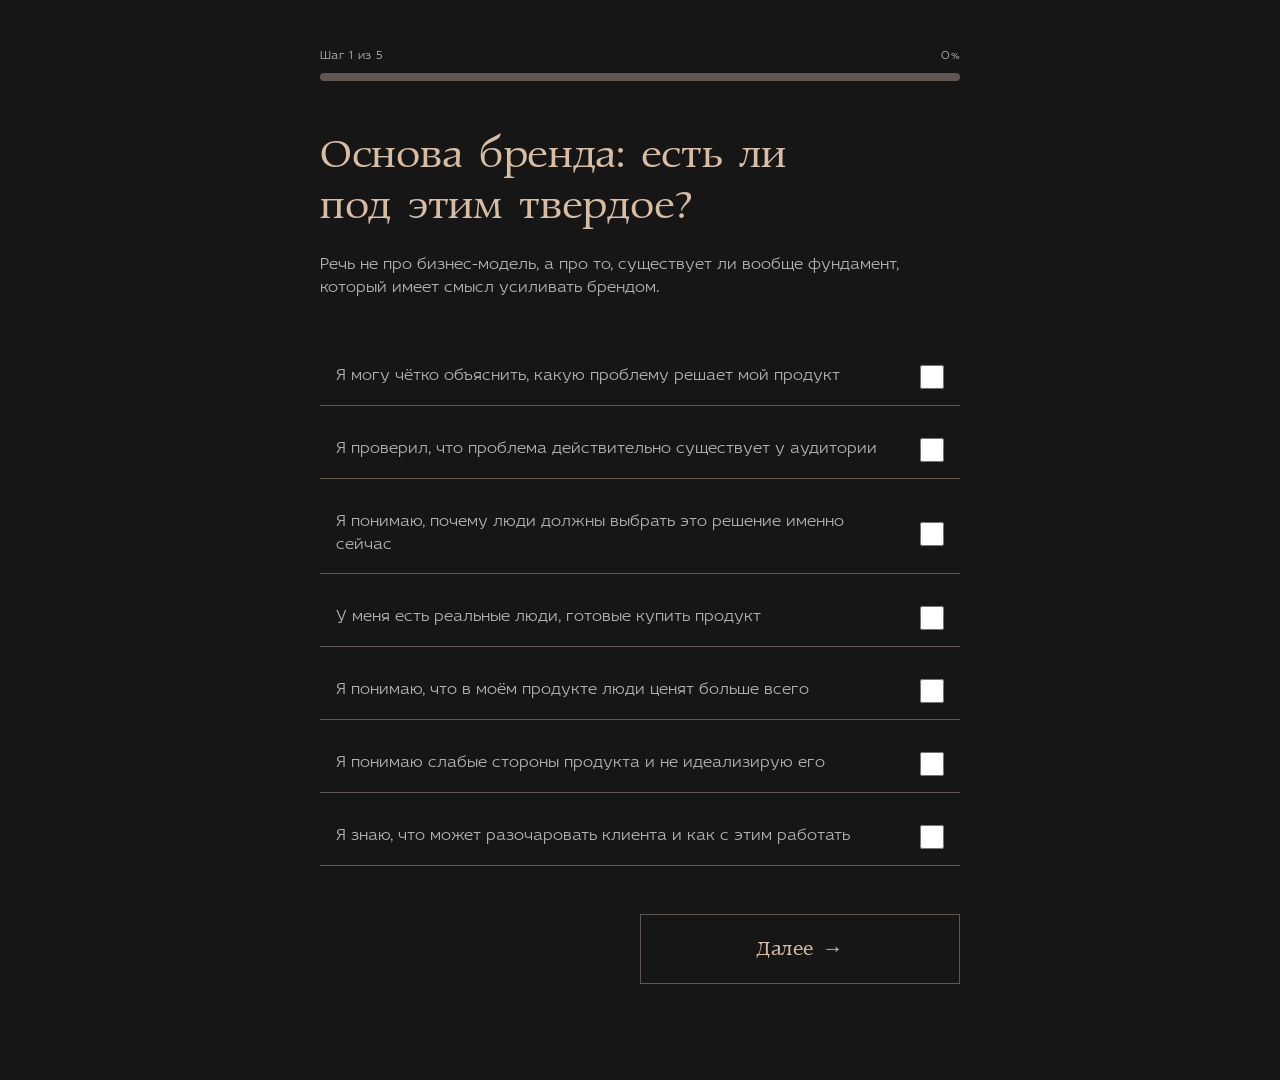
<file: index.html>
<!DOCTYPE html>
<html lang="ru">
<head>
    <meta charset="UTF-8">
    <meta name="viewport" content="width=device-width, initial-scale=1.0">
    <title>Тест запуска бренда</title>
    <link rel="stylesheet" type="text/css" href="style.css">
    <link rel="stylesheet" type="text/css" href="print.css" media="print">
</head>
<body>
    <div class="container" id="main-container">
    </div>

    <script src="questionsgemini.js"></script>

    <script>
        let currentStep = 0;
        let answers = {}; 
        const containerDiv = document.getElementById('main-container');

        // Утилита для безопасного рендеринга текста (защита от XSS)
        function escapeHTML(str) {
            if (!str) return '';
            return str.replace(/[&<>'"]/g, tag => ({
                '&': '&amp;', '<': '&lt;', '>': '&gt;', "'": '&#39;', '"': '&quot;'
            }[tag]));
        }

        // Проверка наличия данных перед стартом
        document.addEventListener('DOMContentLoaded', () => {
            if (typeof surveyData === 'undefined' || !surveyData || !surveyData.sections) {
                containerDiv.innerHTML = `
                    <div class="error-box">
                        <h3>Критическая ошибка</h3>
                        <p>Файл вопросов не&nbsp;найден или&nbsp;содержит ошибки.</p>
                        <p>Убедитесь, что&nbsp;файл данных скачан и&nbsp;находится в&nbsp;одной папке с&nbsp;этим HTML-документом.</p>
                    </div>
                `;
                return;
            }
            startQuiz();
        });

        function startQuiz() {
            currentStep = 0;
            renderStep();
        }

        function toggleCheck(id) {
            const cb = document.getElementById(id);
            const label = document.getElementById('label_' + id);
            answers[id] = cb.checked;
            if (cb.checked) {
                label.classList.add('checked');
            } else {
                label.classList.remove('checked');
            }
        }

        function renderStep() {
            if (currentStep >= surveyData.sections.length) {
                renderResults();
                return;
            }

            const sec = surveyData.sections[currentStep];
            const progressPercent = Math.round((currentStep / surveyData.sections.length) * 100);
            
            let html = `
                <div class="header">
                    <div class="progress-labels flex-wrapper-horizontal">
                        <span>Шаг ${currentStep + 1} из ${surveyData.sections.length}</span>
                        <span>${progressPercent}%</span>
                    </div>
                    <div class="progress-track">
                        <div class="progress-fill" style="width: ${progressPercent}%"></div>
                    </div>
                    <h2 class="section-title">${escapeHTML(sec.title)}</h2>
                    ${sec.description && sec.description !== '<br>' ? `<p class="section-description">${sec.description}</p>` : ''}
                </div>
                <div class="card">
            `;

            sec.questions.forEach((q) => {
                const isChecked = answers[q.id] ? 'checked' : '';
                const checkedClass = answers[q.id] ? 'checked' : '';
                
                // Текст вопроса рендерится через innerHTML, так как конструктор использует WYSIWYG
                html += `
                    <div class="question-block">
                        <label id="label_${q.id}" class="custom-checkbox-label ${checkedClass}">
                            <div class="q-container">
                                <p class="q-text">${q.text}</p>
                                ${q.note && q.note !== '<br>' ? `<p class="q-note">${q.note}</p>` : ''}
                            </div>
                            <input type="checkbox" id="${q.id}" ${isChecked} onchange="toggleCheck('${q.id}')">
                        </label>
                    </div>
                `;
            });

            const btnText = currentStep === surveyData.sections.length - 1 ? "Узнать результаты →" : "Далее →";
            html += `
                </div>
                <button class="btn-next" onclick="nextStep()">${escapeHTML(btnText)}</button>
            `;

            // Обновляем DOM
            containerDiv.innerHTML = html;

            // Скролл наверх ===
            setTimeout(() => {
                window.scrollTo({
                    top: 0,
                    behavior: 'smooth'
                });
            }, 100); 
        }

        function nextStep() {
            const sec = surveyData.sections[currentStep];
            sec.questions.forEach(q => {
                const cb = document.getElementById(q.id);
                if(cb) answers[q.id] = cb.checked;
            });
            currentStep++;
            renderStep();
        }

        function renderResults() {
            let html = `
                <div class="header">
                    <h3>Результаты теста</h2>
                    <h2>«Готовы ли вы к&nbsp;запуску бренда»</h2>
                </div>
                <div class="card" id="results-card">
            `;

            surveyData.sections.forEach(sec => {
                let sectionYesCount = 0;
                html += `<div class="result-section-box"><h3 class="section-title">${escapeHTML(sec.title)}</h3>`;
                
                sec.questions.forEach(q => {
                    const isYes = answers[q.id] === true;
                    if (isYes) sectionYesCount++;
                    
                    // Визуально понятный индикатор вместо disabled checkbox
                    const checkIcon = isYes ? '<span class="result-check check-yes">✓</span>' : '<span class="result-check check-no"></span>';
                    
                    html += `
                        <div class="result-question">
                            ${checkIcon}
                            <p>${q.text}</p>
                        </div>
                    `;
                });

                // Безопасная проверка диапазонов
                if (!sec.ranges || sec.ranges.length === 0) {
                    html += `<p class="result-sec-text">Результаты не настроены</p>`;
                } else {
                    const sRange = sec.ranges.find(r => sectionYesCount >= r.min && sectionYesCount <= r.max);
                    if (sRange && sRange.text && sRange.text !== '<br>') {
                        const rangeClass = sRange.name ? ' ' + sRange.name : '';
                        html += `
                            <p class="result-sec-text${rangeClass}">
                                <strong>Результат по разделу:</strong><br>
                                ${sRange.text}
                            </p>
                        `;
                    }
                }

                html += `</div>`;
            });
            
            html += `</div>`; // Закрытие card ответов

            html += `
                <div class="ad-slot">
                    <p>Место для рекламного баннера 720px</p>
                </div>
            `;

            html += `<button class="btn-print" onclick="window.print()">Скачать результаты (PDF)</button>`;

            // Обновляем DOM
            containerDiv.innerHTML = html;


            // Скролл наверх ===
            setTimeout(() => {
                window.scrollTo({
                    top: 0,
                    behavior: 'smooth'
                });
            }, 100); 
        }
    </script>
</body>
</html>
</file>
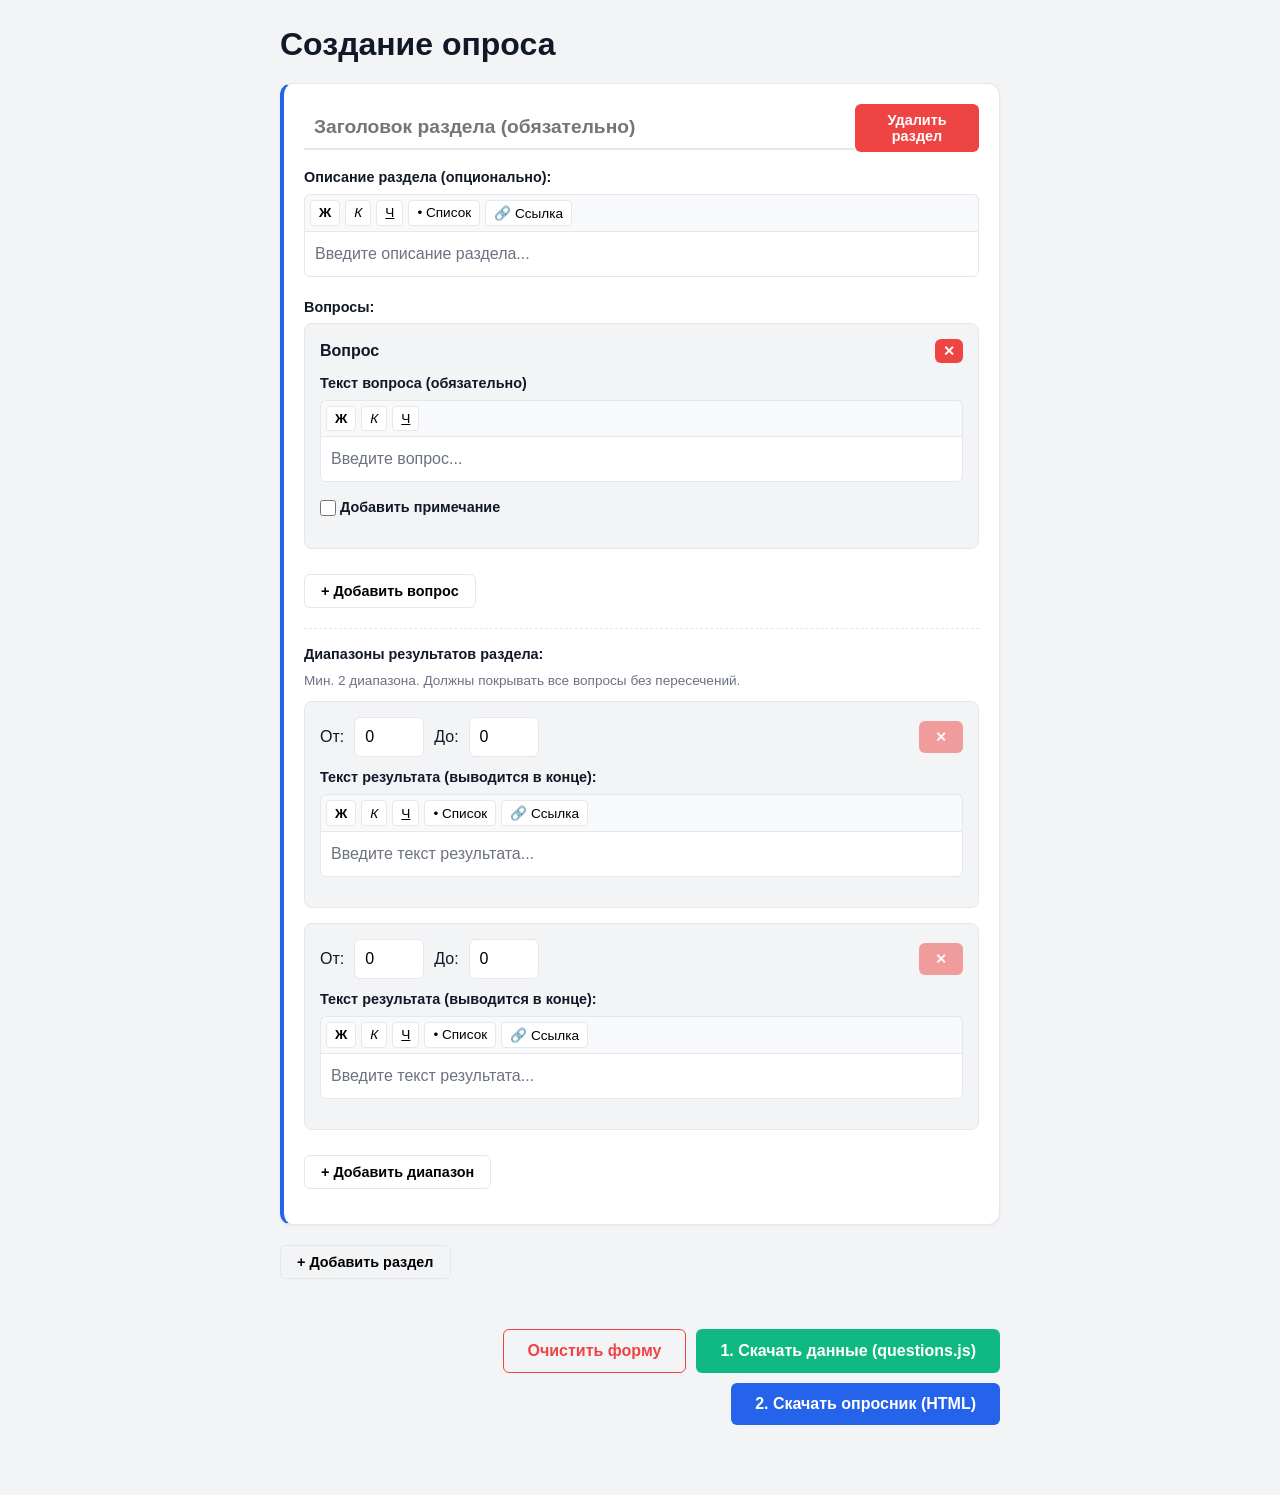
<file: Main.html>
<!DOCTYPE html>
<html lang="ru">
<head>
    <meta charset="UTF-8">
    <meta name="viewport" content="width=device-width, initial-scale=1.0">
    <title>Генератор Опросников (Модульная архитектура)</title>
    <style>
        /* --- СТИЛИ КОНСТРУКТОРА --- */
        :root {
            --primary: #2563eb;
            --primary-hover: #1d4ed8;
            --bg: #f3f4f6;
            --card-bg: #ffffff;
            --border: #e5e7eb;
            --text: #111827;
            --text-light: #6b7280;
            --danger: #ef4444;
            --success: #10b981;
        }

        * { box-sizing: border-box; margin: 0; padding: 0; font-family: -apple-system, BlinkMacSystemFont, "Segoe UI", Roboto, Helvetica, Arial, sans-serif; }

        body { background-color: var(--bg); color: var(--text); padding: 20px; line-height: 1.5; }
        .container { max-width: 720px; margin: 0 auto; }
        h1, h2, h3 { margin-bottom: 15px; }
        .hidden { display: none !important; }

        .card { background-color: var(--card-bg); border: 1px solid var(--border); border-radius: 12px; padding: 20px; margin-bottom: 20px; box-shadow: 0 1px 3px rgba(0,0,0,0.05); }
        .section-card { border-left: 4px solid var(--primary); }
        .nested-card { background-color: var(--bg); border: 1px solid var(--border); border-radius: 8px; padding: 15px; margin-bottom: 15px; }

        .form-group { margin-bottom: 15px; }
        .form-group label { display: block; font-weight: 600; margin-bottom: 5px; font-size: 0.9rem; }
        
        input[type="text"], input[type="number"] { width: 100%; padding: 10px; border: 1px solid var(--border); border-radius: 6px; font-size: 1rem; }
        input[type="checkbox"] { cursor: pointer; accent-color: var(--primary); width: 16px; height: 16px; vertical-align: middle; }
        .checkbox-label { display: inline-flex; align-items: center; gap: 8px; font-weight: normal; cursor: pointer; }
        
        input:focus { outline: none; border-color: var(--primary); }

        .flex { display: flex; gap: 10px; align-items: center; }
        .flex-between { display: flex; justify-content: space-between; align-items: center; }
        .mb-10 { margin-bottom: 10px; }
        .mb-20 { margin-bottom: 20px; }
        .mt-10 { margin-top: 10px; }
        .mt-20 { margin-top: 20px; }

        /* Кнопки */
        .btn { padding: 8px 16px; border: none; border-radius: 6px; cursor: pointer; font-weight: 600; transition: 0.2s; font-size: 0.9rem; }
        .btn-primary { background-color: var(--primary); color: white; }
        .btn-primary:hover { background-color: var(--primary-hover); }
        .btn-success { background-color: var(--success); color: white; }
        .btn-success:hover { background-color: #059669; }
        .btn-outline { background-color: transparent; border: 1px solid var(--border); }
        .btn-outline:hover { background-color: var(--bg); }
        .btn-danger { background-color: var(--danger); color: white; }
        .btn-danger:disabled { opacity: 0.5; cursor: not-allowed; }
        
        /* WYSIWYG Редактор */
        .editor-toolbar { display: flex; flex-wrap: wrap; gap: 5px; padding: 5px; background: #f8f9fa; border: 1px solid var(--border); border-bottom: none; border-radius: 6px 6px 0 0; }
        .editor-btn { background: white; border: 1px solid var(--border); padding: 4px 8px; border-radius: 4px; cursor: pointer; font-size: 0.85rem; }
        .editor-btn:hover { background: #e5e7eb; }
        .editor-content { border: 1px solid var(--border); border-radius: 0 0 6px 6px; padding: 10px; min-height: 40px; background: white; outline: none; }
        .editor-content[data-placeholder]:empty:before { content: attr(data-placeholder); color: var(--text-light); pointer-events: none; }
        ul, ol { margin-left: 20px; }

        /* Футер */
        .form-actions { display: flex; flex-wrap: wrap; justify-content: flex-end; gap: 10px; margin-top: 30px; margin-bottom: 50px; }
        .form-actions .btn { font-size: 1rem; padding: 12px 24px; }
    </style>
</head>
<body>

<div class="container" id="builder-container">
    <h1>Создание опроса</h1>

    <div id="builder-form">
        <div id="sections-container"></div>
        <button class="btn btn-outline mb-20" onclick="addSection()">+ Добавить раздел</button>
    </div>

    <div class="form-actions">
        <button class="btn btn-outline" style="color: var(--danger); border-color: var(--danger);" onclick="clearFormConfirm()">Очистить форму</button>
        <button class="btn btn-success" onclick="downloadJS()">1. Скачать данные (questions.js)</button>
        <button class="btn btn-primary" onclick="downloadHTML()">2. Скачать опросник (HTML)</button>
    </div>
</div>

<script>
    // --- ЛОГИКА КОНСТРУКТОРА ---
    const generateId = () => 'id_' + Math.random().toString(36).substr(2, 9);

    function execCmd(command, value = null) {
        document.execCommand(command, false, value);
    }

    function insertLink() {
        const url = prompt("Введите URL ссылки:", "https://");
        if (url) execCmd('createLink', url);
    }

    function getBasicWysiwygHTML(id, placeholder) {
        return `
            <div class="editor-toolbar">
                <button type="button" class="editor-btn" onmousedown="event.preventDefault(); execCmd('bold')"><b>Ж</b></button>
                <button type="button" class="editor-btn" onmousedown="event.preventDefault(); execCmd('italic')"><i>К</i></button>
                <button type="button" class="editor-btn" onmousedown="event.preventDefault(); execCmd('underline')"><u>Ч</u></button>
            </div>
            <div id="${id}" class="editor-content req-html" contenteditable="true" data-placeholder="${placeholder}"></div>
        `;
    }

    function getExtendedWysiwygHTML(id, placeholder) {
        return `
            <div class="editor-toolbar">
                <button type="button" class="editor-btn" onmousedown="event.preventDefault(); execCmd('bold')"><b>Ж</b></button>
                <button type="button" class="editor-btn" onmousedown="event.preventDefault(); execCmd('italic')"><i>К</i></button>
                <button type="button" class="editor-btn" onmousedown="event.preventDefault(); execCmd('underline')"><u>Ч</u></button>
                <button type="button" class="editor-btn" onmousedown="event.preventDefault(); execCmd('insertUnorderedList')">• Список</button>
                <button type="button" class="editor-btn" onmousedown="event.preventDefault(); insertLink()">🔗 Ссылка</button>
            </div>
            <div id="${id}" class="editor-content req-html" contenteditable="true" data-placeholder="${placeholder}"></div>
        `;
    }

    // Надежная инициализация после загрузки DOM
    document.addEventListener('DOMContentLoaded', () => {
        initDefaultState();
    });

    function initDefaultState() {
        console.log('Builder initialized');
        const container = document.getElementById('sections-container');
        if (container) {
            container.innerHTML = '';
            addSection();
        } else {
            console.error("Критическая ошибка: Контейнер #sections-container не найден.");
        }
    }

    function addSection() {
        const container = document.getElementById('sections-container');
        if (!container) return;

        const secId = generateId();
        const html = `
            <div class="card section-card" id="${secId}">
                <div class="flex-between form-group">
                    <input type="text" class="sec-title" placeholder="Заголовок раздела (обязательно)" style="font-size: 1.2rem; font-weight: bold; border-width: 0 0 2px 0; border-radius: 0;">
                    <button class="btn btn-danger" onclick="document.getElementById('${secId}').remove()">Удалить раздел</button>
                </div>
                
                <div class="form-group">
                    <label>Описание раздела (опционально):</label>
                    ${getExtendedWysiwygHTML(`sdesc_${secId}`, "Введите описание раздела...")}
                </div>

                <div class="form-group mt-20">
                    <label>Вопросы:</label>
                    <div class="questions-container" id="q-container-${secId}"></div>
                    <button class="btn btn-outline mt-10" onclick="addQuestion('${secId}')">+ Добавить вопрос</button>
                </div>

                <div class="form-group mt-20" style="border-top: 1px dashed var(--border); padding-top: 15px;">
                    <label>Диапазоны результатов раздела:</label>
                    <p style="font-size: 0.85rem; color: var(--text-light); margin-bottom: 10px;">Мин. 2 диапазона. Должны покрывать все вопросы без пересечений.</p>
                    <div class="ranges-container" id="r-container-${secId}"></div>
                    <button class="btn btn-outline mt-10" onclick="addRange('${secId}')">+ Добавить диапазон</button>
                </div>
            </div>
        `;
        container.insertAdjacentHTML('beforeend', html);
        addQuestion(secId);
        addRange(secId);
        addRange(secId);
    }

    function addQuestion(secId) {
        const qContainer = document.getElementById(`q-container-${secId}`);
        if (!qContainer) return;

        const qId = generateId();
        const html = `
            <div class="nested-card question-item" id="${qId}">
                <div class="flex-between mb-10">
                    <strong>Вопрос</strong>
                    <button class="btn btn-danger" style="padding: 4px 8px;" onclick="document.getElementById('${qId}').remove()">✕</button>
                </div>
                <div class="form-group">
                    <label>Текст вопроса (обязательно)</label>
                    ${getBasicWysiwygHTML(`qtext_${qId}`, "Введите вопрос...")}
                </div>
                <div class="form-group">
                    <label class="checkbox-label">
                        <input type="checkbox" onchange="toggleNoteWrapper('${qId}')"> Добавить примечание
                    </label>
                </div>
                <div class="form-group hidden" id="note-wrapper-${qId}">
                    <label>Примечание</label>
                    ${getBasicWysiwygHTML(`qnote_${qId}`, "Введите примечание...")}
                </div>
            </div>
        `;
        qContainer.insertAdjacentHTML('beforeend', html);
    }

    function toggleNoteWrapper(qId) {
        const wrapper = document.getElementById(`note-wrapper-${qId}`);
        if(wrapper) wrapper.classList.toggle('hidden');
    }

    function addRange(secId) {
        const rContainer = document.getElementById(`r-container-${secId}`);
        if (!rContainer) return;

        const rId = generateId();
        const html = `
            <div class="nested-card range-item" id="${rId}">
                <div class="flex mb-10">
                    От: <input type="number" class="r-min" min="0" value="0" style="width: 70px;">
                    До: <input type="number" class="r-max" min="0" value="0" style="width: 70px;">
                    <button class="btn btn-danger btn-del-range" style="margin-left: auto;" onclick="removeRange('${secId}', '${rId}')">✕</button>
                </div>
                <div class="form-group">
                    <label>Текст результата (выводится в конце):</label>
                    ${getExtendedWysiwygHTML(`rtext_${rId}`, "Введите текст результата...")}
                </div>
            </div>
        `;
        rContainer.insertAdjacentHTML('beforeend', html);
        updateDelButtons(`#r-container-${secId}`, '.range-item', '.btn-del-range');
    }

    function removeRange(secId, rId) {
        const rElem = document.getElementById(rId);
        if(rElem) rElem.remove();
        updateDelButtons(`#r-container-${secId}`, '.range-item', '.btn-del-range');
    }

    function updateDelButtons(containerSel, itemSel, btnSel) {
        const items = document.querySelectorAll(`${containerSel} ${itemSel}`);
        const btns = document.querySelectorAll(`${containerSel} ${btnSel}`);
        btns.forEach(btn => btn.disabled = items.length <= 2);
    }

    function clearFormConfirm() {
        if(confirm("Вы уверены, что хотите полностью очистить форму?")) initDefaultState();
    }

    function validateRanges(ranges, maxQ) {
        if (ranges.some(r => isNaN(r.min) || isNaN(r.max) || r.min > r.max)) return false;
        const sorted = [...ranges].sort((a, b) => a.min - b.min);
        if (sorted[0].min !== 0) return false;
        if (sorted[sorted.length - 1].max !== maxQ) return false;
        for (let i = 0; i < sorted.length - 1; i++) {
            if (sorted[i].max + 1 !== sorted[i + 1].min) return false;
        }
        return true;
    }

    function gatherState() {
        let valid = true;
        let errorMsg = '';
        const state = { sections: [] };

        const sectionsNodes = document.querySelectorAll('.section-card');
        if (sectionsNodes.length === 0) { alert('Добавьте хотя бы один раздел'); return null; }

        sectionsNodes.forEach((sec, sIdx) => {
            const title = sec.querySelector('.sec-title').value.trim();
            if (!title) { valid = false; errorMsg = `Раздел ${sIdx+1}: Заголовок обязателен.`; return; }

            const descHtml = sec.querySelector('.editor-content').innerHTML.trim();

            const qNodes = sec.querySelectorAll('.question-item');
            if (qNodes.length === 0) { valid = false; errorMsg = `Раздел "${title}": Нужен хотя бы 1 вопрос.`; return; }

            const questions = [];
            qNodes.forEach(q => {
                const editors = q.querySelectorAll('.editor-content');
                const textHTML = editors[0].innerHTML.trim();
                const textRaw = editors[0].innerText.trim();
                
                const noteWrapper = q.querySelector('.hidden');
                const noteHTML = noteWrapper ? "" : editors[1].innerHTML.trim();
                
                if (!textRaw) { valid = false; errorMsg = `Раздел "${title}": Текст вопроса обязателен.`; return; }
                questions.push({ id: generateId(), text: textHTML, note: noteHTML });
            });

            const ranges = [];
            sec.querySelectorAll('.range-item').forEach(r => {
                const rangeTextHTML = r.querySelector('.editor-content').innerHTML.trim();
                ranges.push({
                    min: parseInt(r.querySelector('.r-min').value),
                    max: parseInt(r.querySelector('.r-max').value),
                    text: rangeTextHTML
                });
            });

            if (valid && !validateRanges(ranges, questions.length)) {
                valid = false; errorMsg = `Раздел "${title}": Диапазоны должны покрывать от 0 до ${questions.length} без пробелов и пересечений.`;
            }

            state.sections.push({ title, description: descHtml, questions, ranges });
        });

        if (!valid) { alert(errorMsg); return null; }
        return state;
    }

    // Экспорт внешнего файла данных JS
    function downloadJS() {
        const state = gatherState();
        if (!state) return;

        // Формируем чистый JS код
        const jsContent = "const surveyData = " + JSON.stringify(state, null, 2) + ";";
        
        const blob = new Blob([jsContent], { type: 'text/javascript' });
        const url = URL.createObjectURL(blob);
        const a = document.createElement('a');
        a.href = url;
        a.download = 'questions.js';
        document.body.appendChild(a);
        a.click();
        document.body.removeChild(a);
        URL.revokeObjectURL(url);
    }

    // Экспорт чистого HTML Шаблона (без вшитых данных)
    function downloadHTML() {
        const state = gatherState();
        if (!state) return;

        const htmlTemplate = `<!DOCTYPE html>
<html lang="ru">
<head>
    <meta charset="UTF-8">
    <meta name="viewport" content="width=device-width, initial-scale=1.0">
    <title>Опросник</title>
    <style>
        /* ДИЗАЙН КВИЗА */
        :root {
            --primary: #3b82f6;
            --primary-hover: #2563eb;
            --bg: #f9fafb;
            --card-bg: #ffffff;
            --border: #e5e7eb;
            --text-main: #111827;
            --text-muted: #6b7280;
            --radius-card: 16px;
            --radius-btn: 24px;
        }
        * { box-sizing: border-box; margin: 0; padding: 0; font-family: -apple-system, BlinkMacSystemFont, "Segoe UI", Roboto, Helvetica, Arial, sans-serif; }
        body { background-color: var(--bg); color: var(--text-main); padding: 20px 10px; line-height: 1.5; }
        .container { max-width: 720px; margin: 0 auto; }
        
        .header { margin-bottom: 20px; }
        .quiz-title { font-size: 2.2rem; font-weight: 800; margin-bottom: 20px; letter-spacing: -0.02em; }
        .step-info { color: var(--text-muted); font-size: 0.95rem; margin-bottom: 15px; }
        .progress-labels { display: flex; justify-content: space-between; font-size: 0.85rem; color: var(--text-muted); margin-bottom: 5px; }
        .progress-track { width: 100%; height: 8px; background-color: var(--border); border-radius: 4px; overflow: hidden; margin-bottom: 30px; }
        .progress-fill { height: 100%; background-color: var(--primary); transition: width 0.3s ease; }

        .card { background-color: var(--card-bg); border: 1px solid var(--border); border-radius: var(--radius-card); padding: 30px 20px; margin-bottom: 30px; box-shadow: 0 4px 6px -1px rgba(0, 0, 0, 0.05); }
        .section-title { color: var(--primary); font-size: 1.1rem; font-weight: 600; background: #eff6ff; display: inline-block; padding: 6px 14px; border-radius: 12px; margin-bottom: 15px; }
        
        .section-description, .result-sec-text { font-size: 1rem; color: var(--text-main); margin-bottom: 25px; line-height: 1.6; }
        .section-description ul, .result-sec-text ul { margin-left: 20px; margin-top: 10px; margin-bottom: 10px; }
        .section-description a, .result-sec-text a { color: var(--primary); text-decoration: none; }
        .section-description a:hover, .result-sec-text a:hover { text-decoration: underline; }

        .question-block { margin-bottom: 30px; }
        .q-text { font-size: 1.25rem; font-weight: 700; margin-bottom: 8px; }
        .q-note { font-size: 0.95rem; color: var(--text-muted); margin-bottom: 15px; }
        
        .custom-checkbox-label { display: flex; align-items: center; justify-content: space-between; padding: 16px 20px; border: 2px solid var(--border); border-radius: 12px; cursor: pointer; transition: all 0.2s ease; font-weight: 600; font-size: 1.1rem; }
        .custom-checkbox-label:hover { border-color: #cbd5e1; background-color: #f8fafc; }
        .custom-checkbox-label input { width: 24px; height: 24px; cursor: pointer; accent-color: var(--primary); }
        .custom-checkbox-label.checked { border-color: var(--primary); background-color: #eff6ff; }

        .btn-next, .btn-print { width: 100%; color: white; border: none; padding: 18px; border-radius: var(--radius-btn); font-size: 1.1rem; font-weight: 600; cursor: pointer; transition: background-color 0.2s; }
        .btn-next { background-color: var(--primary); box-shadow: 0 4px 14px 0 rgba(59, 130, 246, 0.39); }
        .btn-next:hover { background-color: var(--primary-hover); }
        .btn-print { background-color: #10b981; margin-top: 15px; box-shadow: 0 4px 14px 0 rgba(16, 185, 129, 0.39); }
        .btn-print:hover { background-color: #059669; }

        /* Новые стили для результатов */
        .result-section-box { border: 1px solid var(--border); border-left: 4px solid var(--primary); padding: 20px; margin-bottom: 25px; border-radius: 8px; background: #fff; }
        .result-question { display: flex; align-items: flex-start; gap: 15px; margin-bottom: 10px; padding: 12px; background: #f8fafc; border-radius: 8px; font-weight: 500;}
        .result-check { display: inline-flex; justify-content: center; align-items: center; width: 22px; height: 22px; border-radius: 4px; font-weight: bold; font-size: 14px; margin-top: 2px; flex-shrink: 0; }
        .check-yes { background-color: var(--primary); color: white; }
        .check-no { background-color: #e5e7eb; color: transparent; border: 1px solid #cbd5e1; }
        
        .result-sec-text { background: #e0f2fe; padding: 15px; border-radius: 8px; margin-top: 15px; display: block; border-left: 4px solid #0284c7; }
        .error-box { background: #fee2e2; color: #991b1b; padding: 20px; border-radius: 8px; text-align: center; border: 1px solid #f87171; }
        
        .ad-slot { margin-top: 30px; border: 2px dashed #cbd5e1; padding: 20px; text-align: center; border-radius: var(--radius-card); background-color: #f1f5f9; color: var(--text-muted); }
        .ad-slot img { max-width: 100%; border-radius: 8px; display: block; margin: 0 auto; }

        /* СТИЛИ ДЛЯ ПЕЧАТИ (PDF) */
        @media print {
            body { background: white; padding: 0; }
            .container { max-width: 100%; width: 100%; }
            .btn-next, .btn-print, .ad-slot, .progress-track, .step-info { display: none !important; }
            .card { box-shadow: none; border: 1px solid #ccc; padding: 20px; margin-bottom: 20px; page-break-inside: avoid; }
            .result-section-box { border-left: 4px solid var(--primary); page-break-inside: avoid; margin-bottom: 20px; }
            .result-question { background: none; border-bottom: 1px solid #eee; border-radius: 0; }
            h1 { font-size: 1.8rem; }
            h2 { font-size: 1.5rem; }
            * { -webkit-print-color-adjust: exact !important; print-color-adjust: exact !important; }
        }
    </style>
</head>
<body>
    <div class="container" id="main-container">
        </div>

    <script src="questions.js"><\/script>

    <script>
        let currentStep = 0;
        let answers = {}; 
        const containerDiv = document.getElementById('main-container');

        // Утилита для безопасного рендеринга текста (защита от XSS)
        function escapeHTML(str) {
            if (!str) return '';
            return str.replace(/[&<>'"]/g, tag => ({
                '&': '&amp;', '<': '&lt;', '>': '&gt;', "'": '&#39;', '"': '&quot;'
            }[tag]));
        }

        // Проверка наличия данных перед стартом
        document.addEventListener('DOMContentLoaded', () => {
            if (typeof surveyData === 'undefined' || !surveyData || !surveyData.sections) {
                containerDiv.innerHTML = \`
                    <div class="error-box">
                        <h3>Критическая ошибка</h3>
                        <p>Файл <strong>questions.js</strong> не найден или содержит ошибки.</p>
                        <p>Убедитесь, что файл данных скачан и находится в одной папке с этим HTML-документом.</p>
                    </div>
                \`;
                return;
            }
            renderStartPage();
        });

        // СТАРТОВАЯ СТРАНИЦА
        function renderStartPage() {
            let html = \`
                <div class="card" style="text-align: center; padding: 50px 20px;">
                    <h1 class="quiz-title" style="margin-bottom: 15px;">Заголовок опросника</h1>
                    <div class="section-description" style="margin-bottom: 40px; color: var(--text-muted);">
                        Здесь находится произвольный текст подзаголовка. Вы можете изменить его прямо в HTML-коде.
                    </div>
                    <button class="btn-next" onclick="startQuiz()" style="max-width: 250px; margin: 0 auto; display: block;">Начать тест</button>
                </div>
                
                <div class="ad-slot">
                    <p>Место для рекламного баннера на стартовой странице (720px)</p>
                </div>
            \`;
            containerDiv.innerHTML = html;
        }

        function startQuiz() {
            currentStep = 0;
            renderStep();
        }

        function toggleCheck(id) {
            const cb = document.getElementById(id);
            const label = document.getElementById('label_' + id);
            answers[id] = cb.checked;
            if (cb.checked) {
                label.classList.add('checked');
            } else {
                label.classList.remove('checked');
            }
        }

        function renderStep() {
            if (currentStep >= surveyData.sections.length) {
                renderResults();
                return;
            }

            const sec = surveyData.sections[currentStep];
            const progressPercent = Math.round((currentStep / surveyData.sections.length) * 100);
            
            let html = \`
                <h1 class="quiz-title" style="text-align: center;">Онлайн-Опросник</h1>
                <div class="header">
                    <div class="step-info">Шаг \${currentStep + 1} из \${surveyData.sections.length}</div>
                    <div class="progress-labels">
                        <span>Раздел: \${escapeHTML(sec.title)}</span>
                        <span>\${progressPercent}%</span>
                    </div>
                    <div class="progress-track">
                        <div class="progress-fill" style="width: \${progressPercent}%"></div>
                    </div>
                </div>
                <div class="card">
                    <div class="section-title">\${escapeHTML(sec.title)}</div>
            \`;

            // Описание раздела рендерится через innerHTML, т.к. там форматирование (списки, ссылки)
            if (sec.description && sec.description !== '<br>') {
                html += \`<div class="section-description">\${sec.description}</div>\`;
            }

            sec.questions.forEach((q) => {
                const isChecked = answers[q.id] ? 'checked' : '';
                const checkedClass = answers[q.id] ? 'checked' : '';
                
                // Текст вопроса рендерится через innerHTML, так как конструктор использует WYSIWYG
                html += \`
                    <div class="question-block">
                        <div class="q-text">\${q.text}</div>
                        \${q.note && q.note !== '<br>' ? \`<div class="q-note">\${q.note}</div>\` : ''}
                        <label id="label_\${q.id}" class="custom-checkbox-label \${checkedClass}">
                            <span>Согласен / Да</span>
                            <input type="checkbox" id="\${q.id}" \${isChecked} onchange="toggleCheck('\${q.id}')">
                        </label>
                    </div>
                \`;
            });

            const btnText = currentStep === surveyData.sections.length - 1 ? "Завершить опрос →" : "Далее →";
            html += \`
                </div>
                <button class="btn-next" onclick="nextStep()">\${escapeHTML(btnText)}</button>
            \`;

            containerDiv.innerHTML = html;
        }

        function nextStep() {
            const sec = surveyData.sections[currentStep];
            sec.questions.forEach(q => {
                const cb = document.getElementById(q.id);
                if(cb) answers[q.id] = cb.checked;
            });
            currentStep++;
            renderStep();
        }

        function renderResults() {
            let html = \`
                <h1 class="quiz-title" style="text-align: center;">Онлайн-Опросник</h1>
                <div class="header">
                    <div class="step-info">Опрос завершен</div>
                    <div class="progress-track"><div class="progress-fill" style="width: 100%"></div></div>
                </div>
                <div class="card" id="results-card">
                    <h2 style="font-size: 1.8rem; margin-bottom: 25px;">Ваши ответы и результаты</h2>
            \`;

            surveyData.sections.forEach(sec => {
                let sectionYesCount = 0;
                html += \`<div class="result-section-box"><h3 style="margin-bottom: 15px;">\${escapeHTML(sec.title)}</h3>\`;
                
                sec.questions.forEach(q => {
                    const isYes = answers[q.id] === true;
                    if (isYes) sectionYesCount++;
                    
                    // Визуально понятный индикатор вместо disabled checkbox
                    const checkIcon = isYes ? '<span class="result-check check-yes">✓</span>' : '<span class="result-check check-no"></span>';
                    
                    html += \`
                        <div class="result-question">
                            \${checkIcon}
                            <div>\${q.text}</div>
                        </div>
                    \`;
                });

                // Безопасная проверка диапазонов
                if (!sec.ranges || sec.ranges.length === 0) {
                    html += \`<div class="result-sec-text" style="background:#fef2f2; border-color:#ef4444; color:#991b1b;">Результаты не настроены</div>\`;
                } else {
                    const sRange = sec.ranges.find(r => sectionYesCount >= r.min && sectionYesCount <= r.max);
                    if (sRange && sRange.text && sRange.text !== '<br>') {
                        html += \`
                            <div class="result-sec-text">
                                <strong>Результат (Да: \${sectionYesCount}):</strong><br>
                                \${sRange.text}
                            </div>
                        \`;
                    }
                }

                html += \`</div>\`;
            });
            
            html += \`</div>\`; // Закрытие card ответов

            html += \`
                <div class="ad-slot">
                    <p>Место для рекламного баннера 720px</p>
                </div>
            \`;

            html += \`<button class="btn-print" onclick="window.print()">Скачать результаты (PDF)</button>\`;

            containerDiv.innerHTML = html;
        }
    <\/script>
</body>
</html>`;

        const blob = new Blob([htmlTemplate], { type: 'text/html' });
        const url = URL.createObjectURL(blob);
        const a = document.createElement('a');
        a.href = url;
        a.download = 'survey.html';
        document.body.appendChild(a);
        a.click();
        document.body.removeChild(a);
        URL.revokeObjectURL(url);
    }
</script>
</body>
</html>
</file>
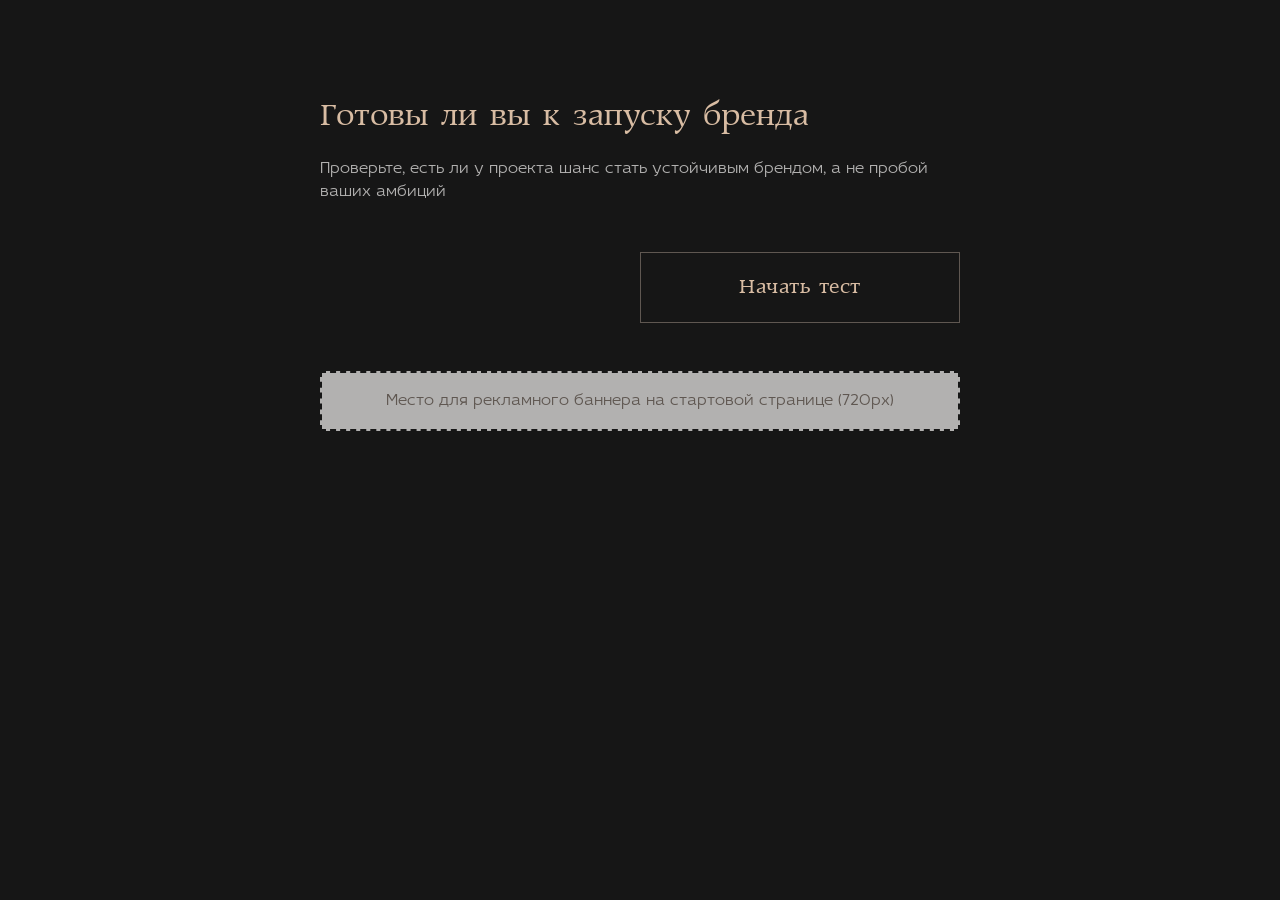
<file: survey.html>
<!DOCTYPE html>
<html lang="ru">
<head>
    <meta charset="UTF-8">
    <meta name="viewport" content="width=device-width, initial-scale=1.0">
    <title>Тест запуска бренда</title>
    <link rel="stylesheet" type="text/css" href="style.css">
    <link rel="stylesheet" type="text/css" href="print.css" media="print">
</head>
<body>
    <div class="container" id="main-container">
    </div>

    <script src="questionsgemini.js"></script>

    <script>
        let currentStep = 0;
        let answers = {}; 
        const containerDiv = document.getElementById('main-container');

        // Утилита для безопасного рендеринга текста (защита от XSS)
        function escapeHTML(str) {
            if (!str) return '';
            return str.replace(/[&<>'"]/g, tag => ({
                '&': '&amp;', '<': '&lt;', '>': '&gt;', "'": '&#39;', '"': '&quot;'
            }[tag]));
        }

        // Проверка наличия данных перед стартом
        document.addEventListener('DOMContentLoaded', () => {
            if (typeof surveyData === 'undefined' || !surveyData || !surveyData.sections) {
                containerDiv.innerHTML = `
                    <div class="error-box">
                        <h3>Критическая ошибка</h3>
                        <p>Файл вопросов не найден или содержит ошибки.</p>
                        <p>Убедитесь, что файл данных скачан и находится в одной папке с этим HTML-документом.</p>
                    </div>
                `;
                return;
            }
            renderStartPage();
        });

        // СТАРТОВАЯ СТРАНИЦА
        function renderStartPage() {
            let html = `
                <div class="card startcard">
                    <h1 class="section-title">Готовы ли вы к запуску бренда</h1>
                    <p class="section-description">Проверьте, есть ли у проекта шанс стать устойчивым брендом, а не пробой ваших амбиций</p>
                    <button class="btn-next" onclick="startQuiz()" style="max-width: 250px;">Начать тест</button>
                </div>
                
                <div class="ad-slot">
                    <p>Место для рекламного баннера на стартовой странице (720px)</p>
                </div>
            `;
            containerDiv.innerHTML = html;
        }

        function startQuiz() {
            currentStep = 0;
            renderStep();
        }

        function toggleCheck(id) {
            const cb = document.getElementById(id);
            const label = document.getElementById('label_' + id);
            answers[id] = cb.checked;
            if (cb.checked) {
                label.classList.add('checked');
            } else {
                label.classList.remove('checked');
            }
        }

        function renderStep() {
            if (currentStep >= surveyData.sections.length) {
                renderResults();
                return;
            }

            const sec = surveyData.sections[currentStep];
            const progressPercent = Math.round((currentStep / surveyData.sections.length) * 100);
            
            let html = `
                <div class="header">
                    <div class="progress-labels flex-wrapper-horizontal">
                        <span>Шаг ${currentStep + 1} из ${surveyData.sections.length}</span>
                        <span>${progressPercent}%</span>
                    </div>
                    <div class="progress-track">
                        <div class="progress-fill" style="width: ${progressPercent}%"></div>
                    </div>
                    <h2 class="section-title">${escapeHTML(sec.title)}</h2>
                    ${sec.description && sec.description !== '<br>' ? `<p class="section-description">${sec.description}</p>` : ''}
                </div>
                <div class="card">
            `;

            sec.questions.forEach((q) => {
                const isChecked = answers[q.id] ? 'checked' : '';
                const checkedClass = answers[q.id] ? 'checked' : '';
                
                // Текст вопроса рендерится через innerHTML, так как конструктор использует WYSIWYG
                html += `
                    <div class="question-block">
                        <label id="label_${q.id}" class="custom-checkbox-label ${checkedClass}">
                            <div class="q-container">
                                <p class="q-text">${q.text}</p>
                                ${q.note && q.note !== '<br>' ? `<p class="q-note">${q.note}</p>` : ''}
                            </div>
                            <input type="checkbox" id="${q.id}" ${isChecked} onchange="toggleCheck('${q.id}')">
                        </label>
                    </div>
                `;
            });

            const btnText = currentStep === surveyData.sections.length - 1 ? "Узнать результаты →" : "Далее →";
            html += `
                </div>
                <button class="btn-next" onclick="nextStep()">${escapeHTML(btnText)}</button>
            `;

            // Обновляем DOM
            containerDiv.innerHTML = html;

            // Скролл наверх ===
            setTimeout(() => {
                window.scrollTo({
                    top: 0,
                    behavior: 'smooth'
                });
            }, 100); 
        }

        function nextStep() {
            const sec = surveyData.sections[currentStep];
            sec.questions.forEach(q => {
                const cb = document.getElementById(q.id);
                if(cb) answers[q.id] = cb.checked;
            });
            currentStep++;
            renderStep();
        }

        function renderResults() {
            let html = `
                <div class="header">
                    <div class="step-info">Тест завершен</div>
                    <div class="progress-track"><div class="progress-fill" style="width: 100%"></div></div>
                    <h2 class="section-title">Результаты теста</h2>
                </div>
                <div class="card" id="results-card">
            `;

            surveyData.sections.forEach(sec => {
                let sectionYesCount = 0;
                html += `<div class="result-section-box"><h3>${escapeHTML(sec.title)}</h3>`;
                
                sec.questions.forEach(q => {
                    const isYes = answers[q.id] === true;
                    if (isYes) sectionYesCount++;
                    
                    // Визуально понятный индикатор вместо disabled checkbox
                    const checkIcon = isYes ? '<span class="result-check check-yes">✓</span>' : '<span class="result-check check-no"></span>';
                    
                    html += `
                        <div class="result-question">
                            ${checkIcon}
                            <p>${q.text}</p>
                        </div>
                    `;
                });

                // Безопасная проверка диапазонов
                if (!sec.ranges || sec.ranges.length === 0) {
                    html += `<p class="result-sec-text">Результаты не настроены</p>`;
                } else {
                    const sRange = sec.ranges.find(r => sectionYesCount >= r.min && sectionYesCount <= r.max);
                    if (sRange && sRange.text && sRange.text !== '<br>') {
                        html += `
                            <p class="result-sec-text">
                                <strong>Результат по разделу:</strong><br>
                                ${sRange.text}
                            </p>
                        `;
                    }
                }

                html += `</div>`;
            });
            
            html += `</div>`; // Закрытие card ответов

            html += `
                <div class="ad-slot">
                    <p>Место для рекламного баннера 720px</p>
                </div>
            `;

            html += `<button class="btn-print" onclick="window.print()">Скачать результаты (PDF)</button>`;

            // Обновляем DOM
            containerDiv.innerHTML = html;


            // Скролл наверх ===
            setTimeout(() => {
                window.scrollTo({
                    top: 0,
                    behavior: 'smooth'
                });
            }, 100); 
        }
    </script>
</body>
</html>
</file>
<file: style.css>
:root {
    --primary: #D8BCA3;
    --secondary: #B2B1B0;
    --bg: #161616;
    --border: #5F5751;
}

@font-face {
    font-family: 'prospect';
    src: url('./fonts/prospect_regular.woff2') format('woff2');
    font-weight: 400;
    font-style: normal;
}

@font-face {
    font-family: 'idealist';
    src: url('./fonts/idealist_sans.otf') format('opentype');
    font-weight: 400;
    font-style: normal;
}

@font-face {
    font-family: 'idealist';
    src: url('./fonts/idealist_sans_light.otf') format('opentype');
    font-weight: 200;
    font-style: normal;
}

* {
    box-sizing: border-box;
    margin: 0;
    padding: 0;
}

body {
    min-height: 100vh;
    background-color: var(--bg);
    padding: 48px 16px 96px 16px;
}

@media screen and (min-width: 1920px) {html{font-size: 20px;}}
@media screen and (max-width: 1919px) {html{font-size: 18px;}}
@media screen and (max-width: 1439px) {html{font-size: 16px;}}

/* Текстовые стили */

body {
    font-family: "idealist", sans-serif;
    font-weight: 200;
    color: var(--secondary);
}

h1, h2, h3, h4, button {
    font-family: "prospect";
    font-weight: 400;
    color: var(--primary);
}

h2{
    font-size: 2.625rem;
    line-height: 1.2;
    letter-spacing: -0.3px;
}

h3 {
    font-size: 2rem;
    line-height: 1.3;
    letter-spacing: -0.3px;
}

.progress-labels {
    font-size: 0.75rem;
    line-height: 1.45;
    letter-spacing: 0.3px;
}

.btn-next, .btn-print {
    font-size: 1.3125rem;
    line-height: 1.34;
    letter-spacing: 0.5px;
}

.section-description {
    font-size: 1rem;
    line-height: 1.45;
}

.q-text, .result-question, .result-sec-text {
    font-size: 1rem;
    line-height: 1.45;
}

.q-note {
    font-size: 1rem;
    line-height: 1.45;
    letter-spacing: 0.3px;
    opacity: 0.8;
}

.result-sec-text strong {
    font-family: "prospect";
    font-size: 1.5rem;
    font-weight: 400;
    color: var(--primary);
}

/* Конец текстовых стилей */

.container {
    max-width: 640px;
    margin: 0 auto;
}

.flex-wrapper-horizontal {
    display: flex;
    justify-content: space-between;
}

.progress-labels {
    color: var(--secondary);
    margin-bottom: 8px;
}

.progress-track {
    width: 100%;
    height: 8px;
    background-color: var(--border);
    border-radius: 8px;
    overflow: hidden;
    margin-bottom: 48px;
}

.progress-fill {
    height: 100%;
    background-color: var(--primary);
    transition: width 0.4s ease;
}

.card {
    margin: 48px 0;
}

.section-title {
    margin-bottom: 24px;
}

.section-description ul, .result-sec-text ul {
    margin-left: 24px;
    margin-top: 8px;
    margin-bottom: 8px;
}

.section-description a, .result-sec-text a {
    color: var(--primary);
    text-decoration: none;
}

.section-description a:hover, .result-sec-text a:hover {
    text-decoration: underline;
}

.question-block {
    margin-bottom: 16px;
    gap: 16px;
}

.q-container {
    display: flex;
    flex-direction: column;
    gap: 8px;
}

.custom-checkbox-label {
    display: flex;
    flex-direction: row;
    align-items: center;
    justify-content: space-between;
    gap: 24px;
    padding: 16px;
    border-width: 0 0 1px 0;
    border-style: solid;
    border-color: var(--border);
    cursor: pointer;
}

.custom-checkbox-label:hover {
    background-color: var(--border);
}

.custom-checkbox-label input {
    flex-shrink: 0;
    width: 24px;
    height: 24px;
    cursor: pointer;
    accent-color: var(--primary);
}

.custom-checkbox-label.checked {
    color: var(--primary);
    border-color: var(--primary);
    background-color: var(--border);
}

.btn-next, .btn-print {
    display: block;
    box-sizing: border-box;
    min-width: 50%;
    background-color: var(--bg);
    color: var(--primary);
    border: 1px solid var(--border);
    padding: 20px 48px;
    border-radius: 0;
    margin: 48px 0 0 auto;
    cursor: pointer;
    transition: background-color 0.2s;
}

.btn-next:hover, .btn-print:hover {
    background-color: var(--primary);
    color: var(--bg);
}

/* Новые стили для результатов */
.result-section-box {
    border: 1px solid var(--primary);
    box-shadow: -8px 8px 0 var(--border);
    padding: 32px;
    margin-bottom: 32px;
}

.result-section-box  {
    margin-bottom: 24px;
}

.result-question {
    display: flex;
    align-items: center;
    gap: 16px;
    margin: 0;
    padding: 8px 0;
}

.result-check {
    display: inline-flex;
    justify-content: center;
    align-items: center;
    width: 24px;
    height: 24px;
    border-radius: 0;
    margin: 0;
    flex-shrink: 0;
}

.check-yes {
    background-color: var(--primary);
    color: var(--bg);
}

.check-no {
    background-color: var(--bg);
    color: transparent;
    border: 2px solid var(--secondary);
}

.result-sec-text {
    display: block;
    margin-top: 24px;
    padding: 24px 16px 16px 16px;
    border-top: 1px solid var(--border);
    background: linear-gradient(180deg, #000, transparent 50%);
}

.range-1 { background: linear-gradient(180deg, #401, transparent 50%); }
.range-2 { background: linear-gradient(180deg, #320, transparent 50%); }
.range-3 { background: linear-gradient(180deg, #032, transparent 50%); }

.error-box {
    background: #fee2e2;
    color: #991b1b;
    padding: 20px;
    border-radius: 8px;
    text-align: center;
    border: 1px solid #f87171;
}

.ad-slot {
    margin: 48px 0;
    border: 2px dashed var(--bg);
    padding: 20px;
    text-align: center;
    background-color: var(--secondary);
    color: var(--border);
}

.ad-slot img {
    max-width: 100%;
    display: block;
    margin: 0 auto;
}
</file>
<file: print.css>
:root {
    --primary: #666;
    --secondary: black;
    --bg: none;
    --border: #CCC;
}

@page{
    size: A4 portrait;
    margin: 1.2cm 1.2cm 1.2cm 1.8cm;
}

body {
    background: white;
}

.container {
    max-width: 100%;
    width: 100%;
}

.btn-next, .btn-print, .ad-slot, .step-info, .progress-track {
    display: none !important;
}

.card{
    page-break-inside: auto;
}

.result-section-box {
    page-break-inside: avoid;
    box-shadow: none;
    border-width: 0 0 0 4px;
    border-color: var(--border);
    padding: 16px 0 16px 24px;
}

.card {
    box-shadow: none;
    border: none;
    padding: 0;
    margin: 24px 0;
}

.result-sec-text {
    padding: 16px 0 0 0;
    background: none;
}

.check-yes {
    background: var(--secondary);
    color: white;
}

.check-no {
    background: none;
    border: 2px solid var(--border);
}

* {
    -webkit-print-color-adjust: exact !important;
    print-color-adjust: exact !important;
}
</file>
